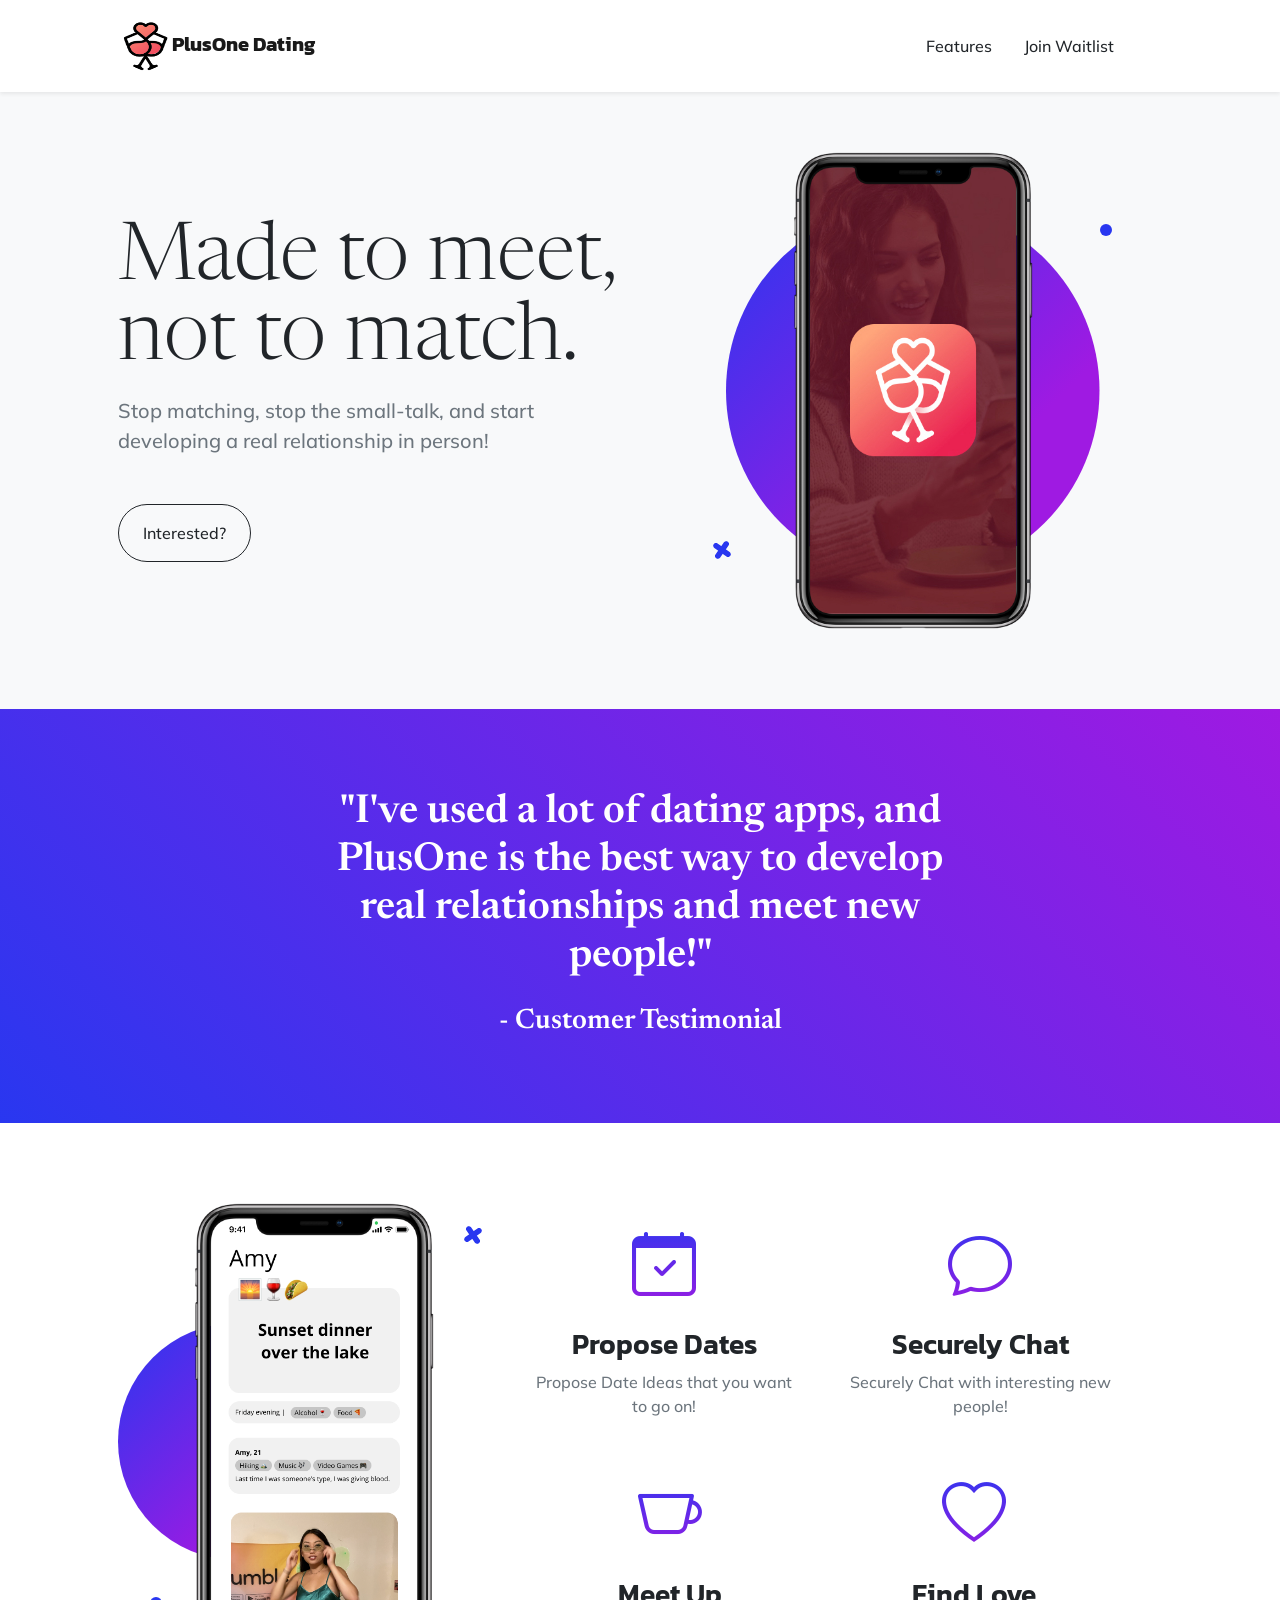
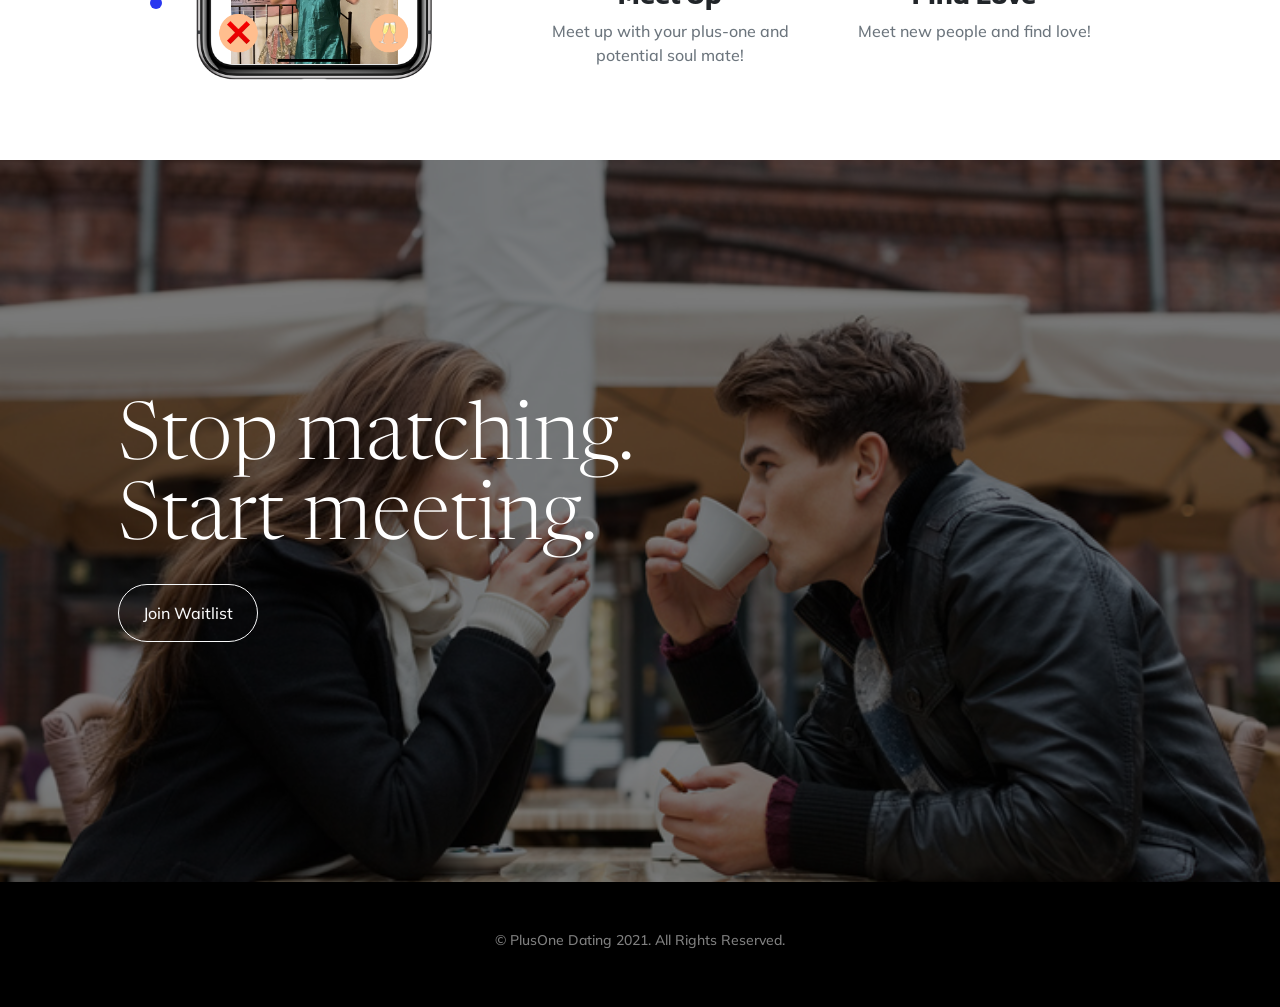
<file: index.html>
<!DOCTYPE html>
<html lang="en">
    <head>
        <meta charset="utf-8" />
        <meta name="viewport" content="width=device-width, initial-scale=1, shrink-to-fit=no" />
        <meta name="description" content="" />
        <meta name="author" content="" />
        <title>PlusOne - Stop Matching. Start Meeting.</title>
        <link rel="icon" type="image/x-icon" href="assets/favicon.ico" />
        <!-- Bootstrap icons-->
        <link href="https://cdn.jsdelivr.net/npm/bootstrap-icons@1.5.0/font/bootstrap-icons.css" rel="stylesheet" />
        <!-- Google fonts-->
        <link rel="preconnect" href="https://fonts.gstatic.com" />
        <link href="https://fonts.googleapis.com/css2?family=Newsreader:ital,wght@0,600;1,600&amp;display=swap" rel="stylesheet" />
        <link href="https://fonts.googleapis.com/css2?family=Mulish:ital,wght@0,300;0,500;0,600;0,700;1,300;1,500;1,600;1,700&amp;display=swap" rel="stylesheet" />
        <link href="https://fonts.googleapis.com/css2?family=Kanit:ital,wght@0,400;1,400&amp;display=swap" rel="stylesheet" />
        <!-- Core theme CSS (includes Bootstrap)-->
        <link href="css/styles.css" rel="stylesheet" />
    </head>
    <body id="page-top">
        <!-- Navigation-->
        <nav class="navbar navbar-expand-lg navbar-light fixed-top shadow-sm" id="mainNav">
            <div class="container px-5">
                <a class="navbar-brand fw-bold" href="#page-top"><img src="assets/img/NavBar.png" height="50" width="50" style="max-width: 100%; max-height: 100%"> </img>PlusOne Dating </a>
                <button class="navbar-toggler" type="button" data-bs-toggle="collapse" data-bs-target="#navbarResponsive" aria-controls="navbarResponsive" aria-expanded="false" aria-label="Toggle navigation">
                    Menu
                    <i class="bi-list"></i>
                </button>
                <div class="collapse navbar-collapse" id="navbarResponsive">
                    <ul class="navbar-nav ms-auto me-4 my-3 my-lg-0">
                        <li class="nav-item"><a class="nav-link me-lg-3" href="#features">Features</a></li>
                        <li class="nav-item"><a class="nav-link me-lg-3" href="#join_waitlist">Join Waitlist</a></li>
                    </ul>
                </div>
            </div>
        </nav>
        <!-- Mashead header-->
        <header class="masthead">
            <div class="container px-5">
                <div class="row gx-5 align-items-center">
                    <div class="col-lg-6">
                        <!-- Mashead text and app badges-->
                        <div class="mb-5 mb-lg-0 text-center text-lg-start">
                            <h1 class="display-1 lh-1 mb-3">Made to meet, not to match.</h1>
                            <p class="lead fw-normal text-muted mb-5">Stop matching, stop the small-talk, and start developing a real relationship in person!</p>
                            <!-- <div class="d-flex flex-column flex-lg-row align-items-center">
                                <a class="me-lg-3 mb-4 mb-lg-0" href="#join_waitlist"><img class="app-badge" src="assets/img/google-play-badge.svg" alt="..." /></a>
                                <a href="#join_waitlist"><img class="app-badge" src="assets/img/app-store-badge.svg" alt="..." /></a>
                            </div> -->
                            <a class="btn btn-outline-dark py-3 px-4 rounded-pill" href="#join_waitlist">Interested?</a>
                        </div>
                    </div>
                    <div class="col-lg-6">
                        <!-- Masthead device mockup feature-->
                        <div class="masthead-device-mockup">
                            <svg class="circle" viewBox="0 0 100 100" xmlns="http://www.w3.org/2000/svg">
                                <defs>
                                    <linearGradient id="circleGradient" gradientTransform="rotate(45)">
                                        <stop class="gradient-start-color" offset="0%"></stop>
                                        <stop class="gradient-end-color" offset="100%"></stop>
                                    </linearGradient>
                                </defs>
                                <circle cx="50" cy="50" r="50"></circle></svg
                            ><svg class="shape-1 d-none d-sm-block" viewBox="0 0 240.83 240.83" xmlns="http://www.w3.org/2000/svg">
                                <rect x="-32.54" y="78.39" width="305.92" height="84.05" rx="42.03" transform="translate(120.42 -49.88) rotate(45)"></rect>
                                <rect x="-32.54" y="78.39" width="305.92" height="84.05" rx="42.03" transform="translate(-49.88 120.42) rotate(-45)"></rect></svg
                            ><svg class="shape-2 d-none d-sm-block" viewBox="0 0 100 100" xmlns="http://www.w3.org/2000/svg"><circle cx="50" cy="50" r="50"></circle></svg>
                            <div class="device-wrapper">
                                <div class="device" data-device="iPhoneX" data-orientation="portrait" data-color="black">
                                    <div class="screen bg-black">
                                        <!-- PUT CONTENTS HERE:-->
                                        <!-- * * This can be a video, image, or just about anything else.-->
                                        <!-- * * Set the max width of your media to 100% and the height to-->
                                        <!-- * * 100% like the demo example below.-->

                                        <!-- <video muted="muted" autoplay="" loop="" style="max-width: 100%; height: 100%"><source src="assets/img/demo-screen.mp4" type="video/mp4" /></video> -->
                                        
                                        <img src="assets/img/AppIconDisplay.png" style="max-width: 100%; height: 100%"> </img>
                                    </div>
                                </div>
                            </div>
                        </div>
                    </div>
                </div>
            </div>
        </header>
        <!-- Quote/testimonial aside-->
        <aside class="text-center bg-gradient-primary-to-secondary">
            <div class="container px-5">
                <div class="row gx-5 justify-content-center">
                    <div class="col-xl-8">
                        <div class="h2 fs-1 text-white mb-4">"I've used a lot of dating apps, and PlusOne is the best way to develop real relationships and meet new people!"</div>
                        <div class="h3 text-white mb-1"> - Customer Testimonial</div>
                        <!-- <img src="assets/img/yc-logo.png" style="height: 5rem; background-color: white" /> -->
                    </div>
                </div>
            </div>
        </aside>
        <!-- App features section-->
        <section id="features">
            <div class="container px-5">
                <div class="row gx-5 align-items-center">
                    <div class="col-lg-8 order-lg-1 mb-5 mb-lg-0">
                        <div class="container-fluid px-5">
                            <div class="row gx-5">
                                <div class="col-md-6 mb-5">
                                    <!-- Feature item-->
                                    <div class="text-center">
                                        <i class="bi-calendar-check icon-feature text-gradient d-block mb-3"></i>
                                        <h3 class="font-alt">Propose Dates</h3>
                                        <p class="text-muted mb-0">Propose Date Ideas that you want to go on!</p>
                                    </div>
                                </div>
                                <div class="col-md-6 mb-5">
                                    <!-- Feature item-->
                                    <div class="text-center">
                                        <i class="bi-chat icon-feature text-gradient d-block mb-3"></i>
                                        <h3 class="font-alt">Securely Chat</h3>
                                        <p class="text-muted mb-0">Securely Chat with interesting new people!</p>
                                    </div>
                                </div>
                            </div>
                            <div class="row">
                                <div class="col-md-6 mb-5 mb-md-0">
                                    <!-- Feature item-->
                                    <div class="text-center">
                                        <i class="bi-cup icon-feature text-gradient d-block mb-3"></i>
                                        <h3 class="font-alt">Meet Up</h3>
                                        <p class="text-muted mb-0">Meet up with your plus-one and potential soul mate!</p>
                                    </div>
                                </div>
                                <div class="col-md-6">
                                    <!-- Feature item-->
                                    <div class="text-center">
                                        <i class="bi-heart icon-feature text-gradient d-block mb-3"></i>
                                        <h3 class="font-alt">Find Love</h3>
                                        <p class="text-muted mb-0">Meet new people and find love!</p>
                                    </div>
                                </div>
                            </div>
                        </div>
                    </div>
                    <div class="col-lg-4 order-lg-0">
                        <!-- Features section device mockup-->
                        <div class="features-device-mockup">
                            <svg class="circle" viewBox="0 0 100 100" xmlns="http://www.w3.org/2000/svg">
                                <defs>
                                    <linearGradient id="circleGradient" gradientTransform="rotate(45)">
                                        <stop class="gradient-start-color" offset="0%"></stop>
                                        <stop class="gradient-end-color" offset="100%"></stop>
                                    </linearGradient>
                                </defs>
                                <circle cx="50" cy="50" r="50"></circle></svg
                            ><svg class="shape-1 d-none d-sm-block" viewBox="0 0 240.83 240.83" xmlns="http://www.w3.org/2000/svg">
                                <rect x="-32.54" y="78.39" width="305.92" height="84.05" rx="42.03" transform="translate(120.42 -49.88) rotate(45)"></rect>
                                <rect x="-32.54" y="78.39" width="305.92" height="84.05" rx="42.03" transform="translate(-49.88 120.42) rotate(-45)"></rect></svg
                            ><svg class="shape-2 d-none d-sm-block" viewBox="0 0 100 100" xmlns="http://www.w3.org/2000/svg"><circle cx="50" cy="50" r="50"></circle></svg>
                            <div class="device-wrapper">
                                <div class="device" data-device="iPhoneX" data-orientation="portrait" data-color="black">
                                    <div class="screen bg-black">
                                        <!-- PUT CONTENTS HERE:-->
                                        <!-- * * This can be a video, image, or just about anything else.-->
                                        <!-- * * Set the max width of your media to 100% and the height to-->
                                        <!-- * * 100% like the demo example below.-->
                                        <!-- <video muted="muted" autoplay="" loop="" style="max-width: 100%; height: 100%"><source src="assets/img/demo-screen.mp4" type="video/mp4" /></video> -->
                                        <img src="assets/img/MainPage.png" style="max-width: 100%; height: 100%"> </img>
                                    </div>
                                </div>
                            </div>
                        </div>
                    </div>
                </div>
            </div>
        </section>
        <!-- Basic features section-->
        <!-- <section class="bg-light">
            <div class="container px-5">
                <div class="row gx-5 align-items-center justify-content-center justify-content-lg-between">
                    <div class="col-12 col-lg-5">
                        <h2 class="display-4 lh-1 mb-4">Enter a new age of web design</h2>
                        <p class="lead fw-normal text-muted mb-5 mb-lg-0">This section is perfect for featuring some information about your application, why it was built, the problem it solves, or anything else! There's plenty of space for text here, so don't worry about writing too much.</p>
                    </div>
                    <div class="col-sm-8 col-md-6">
                        <div class="px-5 px-sm-0"><img class="img-fluid rounded-circle" src="https://source.unsplash.com/u8Jn2rzYIps/900x900" alt="..." /></div>
                    </div>
                </div>
            </div>
        </section> -->
        <!-- Call to action section-->
        <section class="cta" id="join_waitlist">
            <div class="cta-content">
                <div class="container px-5">
                    <h2 class="text-white display-1 lh-1 mb-4">
                        Stop matching.
                        <br />
                        Start meeting.
                    </h2>
                    <a class="btn btn-outline-light py-3 px-4 rounded-pill" href="https://forms.gle/SXr96ZyCTyZemFdu7" target="_blank">Join Waitlist</a>
                </div>
            </div>
        </section>
        <!-- App badge section-->
        <!-- <section class="bg-gradient-primary-to-secondary" id="download">
            <div class="container px-5">
                <h2 class="text-center text-white font-alt mb-4">Get the app now!</h2>
                <div class="d-flex flex-column flex-lg-row align-items-center justify-content-center">
                    <a class="me-lg-3 mb-4 mb-lg-0" href="#!"><img class="app-badge" src="assets/img/google-play-badge.svg" alt="..." /></a>
                    <a href="#!"><img class="app-badge" src="assets/img/app-store-badge.svg" alt="..." /></a>
                </div>
            </div>
        </section> -->
        <!-- Footer-->
        <footer class="bg-black text-center py-5">
            <div class="container px-5">
                <div class="text-white-50 small">
                    <div class="mb-2">&copy; PlusOne Dating 2021. All Rights Reserved.</div>
                    <!-- <a href="#!">Privacy</a>
                    <span class="mx-1">&middot;</span>
                    <a href="#!">Terms</a>
                    <span class="mx-1">&middot;</span>
                    <a href="#!">FAQ</a> -->
                </div>
            </div>
        </footer>
        <!-- Bootstrap core JS-->
        <script src="https://cdn.jsdelivr.net/npm/bootstrap@5.1.3/dist/js/bootstrap.bundle.min.js"></script>
        <!-- Core theme JS-->
        <script src="js/scripts.js"></script>
    </body>
</html>
</file>
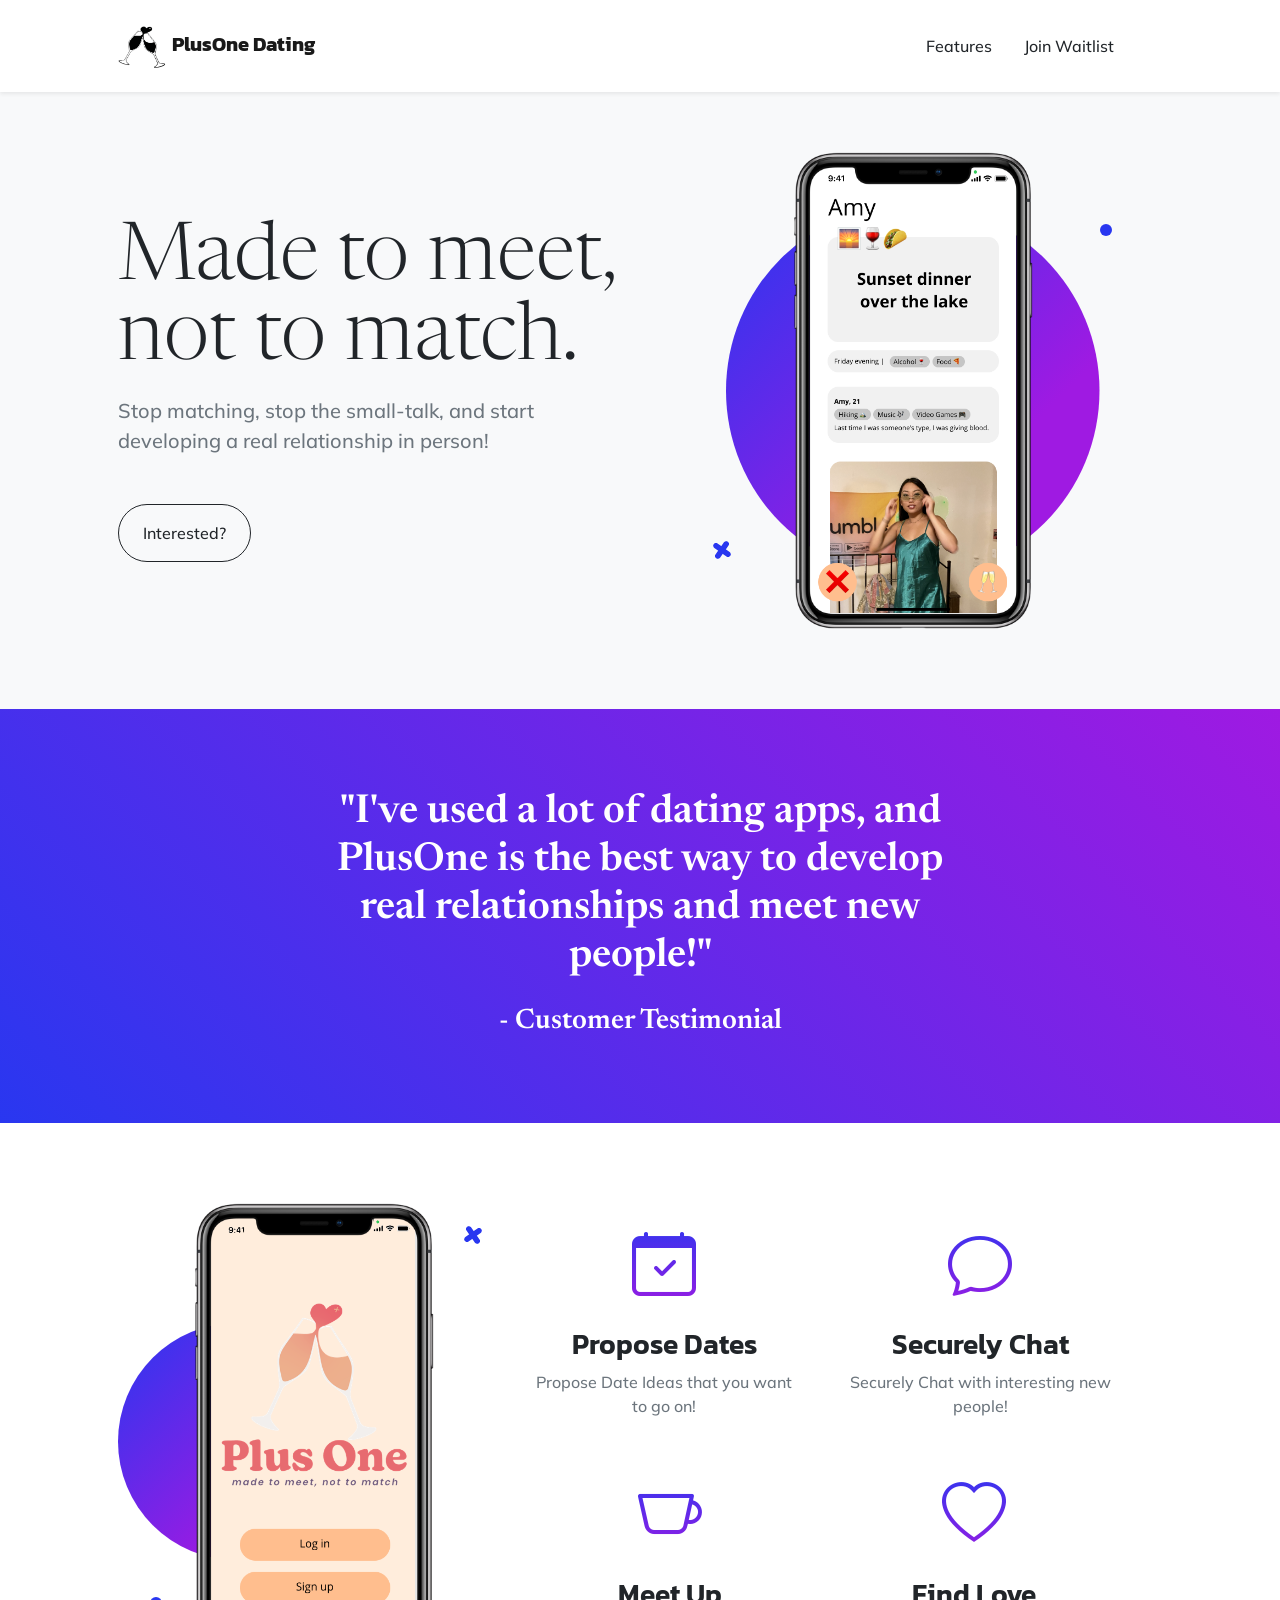
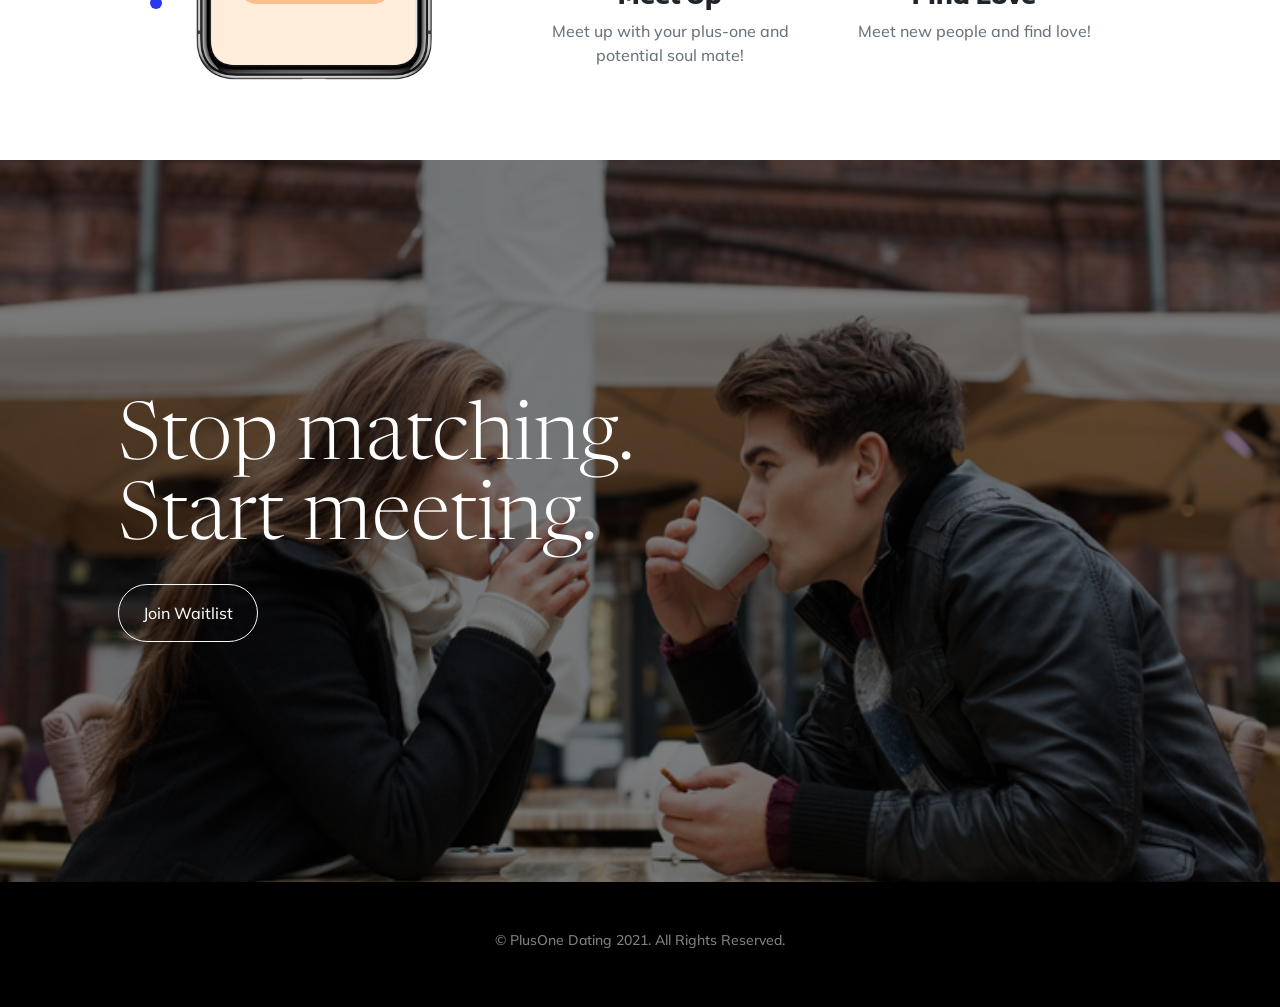
<file: src/index.html>
<!DOCTYPE html>
<html lang="en">
    <head>
        <meta charset="utf-8" />
        <meta name="viewport" content="width=device-width, initial-scale=1, shrink-to-fit=no" />
        <meta name="description" content="" />
        <meta name="author" content="" />
        <title>PlusOne Dating - Stop Matching. Start Meeting.</title>
        <link rel="icon" type="image/x-icon" href="assets/favicon.ico" />
        <!-- Bootstrap icons-->
        <link href="https://cdn.jsdelivr.net/npm/bootstrap-icons@1.5.0/font/bootstrap-icons.css" rel="stylesheet" />
        <!-- Google fonts-->
        <link rel="preconnect" href="https://fonts.gstatic.com" />
        <link href="https://fonts.googleapis.com/css2?family=Newsreader:ital,wght@0,600;1,600&amp;display=swap" rel="stylesheet" />
        <link href="https://fonts.googleapis.com/css2?family=Mulish:ital,wght@0,300;0,500;0,600;0,700;1,300;1,500;1,600;1,700&amp;display=swap" rel="stylesheet" />
        <link href="https://fonts.googleapis.com/css2?family=Kanit:ital,wght@0,400;1,400&amp;display=swap" rel="stylesheet" />
        <!-- Core theme CSS (includes Bootstrap)-->
        <link href="css/styles.css" rel="stylesheet" />
    </head>
    <body id="page-top">
        <!-- Navigation-->
        <nav class="navbar navbar-expand-lg navbar-light fixed-top shadow-sm" id="mainNav">
            <div class="container px-5">
                <a class="navbar-brand fw-bold" href="#page-top"><img src="assets/img/BlackWhiteLogo.png" height="50" width="50" style="max-width: 100%; max-height: 100%"> </img>PlusOne Dating </a>
                <button class="navbar-toggler" type="button" data-bs-toggle="collapse" data-bs-target="#navbarResponsive" aria-controls="navbarResponsive" aria-expanded="false" aria-label="Toggle navigation">
                    Menu
                    <i class="bi-list"></i>
                </button>
                <div class="collapse navbar-collapse" id="navbarResponsive">
                    <ul class="navbar-nav ms-auto me-4 my-3 my-lg-0">
                        <li class="nav-item"><a class="nav-link me-lg-3" href="#features">Features</a></li>
                        <li class="nav-item"><a class="nav-link me-lg-3" href="#join_waitlist">Join Waitlist</a></li>
                    </ul>
                </div>
            </div>
        </nav>
        <!-- Mashead header-->
        <header class="masthead">
            <div class="container px-5">
                <div class="row gx-5 align-items-center">
                    <div class="col-lg-6">
                        <!-- Mashead text and app badges-->
                        <div class="mb-5 mb-lg-0 text-center text-lg-start">
                            <h1 class="display-1 lh-1 mb-3">Made to meet, not to match.</h1>
                            <p class="lead fw-normal text-muted mb-5">Stop matching, stop the small-talk, and start developing a real relationship in person!</p>
                            <!-- <div class="d-flex flex-column flex-lg-row align-items-center">
                                <a class="me-lg-3 mb-4 mb-lg-0" href="#!"><img class="app-badge" src="assets/img/google-play-badge.svg" alt="..." /></a>
                                <a href="#!"><img class="app-badge" src="assets/img/app-store-badge.svg" alt="..." /></a>
                            </div> -->
                            <a class="btn btn-outline-dark py-3 px-4 rounded-pill" href="#join_waitlist">Interested?</a>
                        </div>
                    </div>
                    <div class="col-lg-6">
                        <!-- Masthead device mockup feature-->
                        <div class="masthead-device-mockup">
                            <svg class="circle" viewBox="0 0 100 100" xmlns="http://www.w3.org/2000/svg">
                                <defs>
                                    <linearGradient id="circleGradient" gradientTransform="rotate(45)">
                                        <stop class="gradient-start-color" offset="0%"></stop>
                                        <stop class="gradient-end-color" offset="100%"></stop>
                                    </linearGradient>
                                </defs>
                                <circle cx="50" cy="50" r="50"></circle></svg
                            ><svg class="shape-1 d-none d-sm-block" viewBox="0 0 240.83 240.83" xmlns="http://www.w3.org/2000/svg">
                                <rect x="-32.54" y="78.39" width="305.92" height="84.05" rx="42.03" transform="translate(120.42 -49.88) rotate(45)"></rect>
                                <rect x="-32.54" y="78.39" width="305.92" height="84.05" rx="42.03" transform="translate(-49.88 120.42) rotate(-45)"></rect></svg
                            ><svg class="shape-2 d-none d-sm-block" viewBox="0 0 100 100" xmlns="http://www.w3.org/2000/svg"><circle cx="50" cy="50" r="50"></circle></svg>
                            <div class="device-wrapper">
                                <div class="device" data-device="iPhoneX" data-orientation="portrait" data-color="black">
                                    <div class="screen bg-black">
                                        <!-- PUT CONTENTS HERE:-->
                                        <!-- * * This can be a video, image, or just about anything else.-->
                                        <!-- * * Set the max width of your media to 100% and the height to-->
                                        <!-- * * 100% like the demo example below.-->
                                        <!-- <video muted="muted" autoplay="" loop="" style="max-width: 100%; height: 100%"><source src="assets/img/demo-screen.mp4" type="video/mp4" /></video> -->
                                        <img src="assets/img/MainPage.png" style="max-width: 100%; height: 100%"> </img>
                                    </div>
                                </div>
                            </div>
                        </div>
                    </div>
                </div>
            </div>
        </header>
        <!-- Quote/testimonial aside-->
        <aside class="text-center bg-gradient-primary-to-secondary">
            <div class="container px-5">
                <div class="row gx-5 justify-content-center">
                    <div class="col-xl-8">
                        <div class="h2 fs-1 text-white mb-4">"I've used a lot of dating apps, and PlusOne is the best way to develop real relationships and meet new people!"</div>
                        <div class="h3 text-white mb-1"> - Customer Testimonial</div>
                        <!-- <img src="assets/img/yc-logo.png" style="height: 5rem; background-color: white" /> -->
                    </div>
                </div>
            </div>
        </aside>
        <!-- App features section-->
        <section id="features">
            <div class="container px-5">
                <div class="row gx-5 align-items-center">
                    <div class="col-lg-8 order-lg-1 mb-5 mb-lg-0">
                        <div class="container-fluid px-5">
                            <div class="row gx-5">
                                <div class="col-md-6 mb-5">
                                    <!-- Feature item-->
                                    <div class="text-center">
                                        <i class="bi-calendar-check icon-feature text-gradient d-block mb-3"></i>
                                        <h3 class="font-alt">Propose Dates</h3>
                                        <p class="text-muted mb-0">Propose Date Ideas that you want to go on!</p>
                                    </div>
                                </div>
                                <div class="col-md-6 mb-5">
                                    <!-- Feature item-->
                                    <div class="text-center">
                                        <i class="bi-chat icon-feature text-gradient d-block mb-3"></i>
                                        <h3 class="font-alt">Securely Chat</h3>
                                        <p class="text-muted mb-0">Securely Chat with interesting new people!</p>
                                    </div>
                                </div>
                            </div>
                            <div class="row">
                                <div class="col-md-6 mb-5 mb-md-0">
                                    <!-- Feature item-->
                                    <div class="text-center">
                                        <i class="bi-cup icon-feature text-gradient d-block mb-3"></i>
                                        <h3 class="font-alt">Meet Up</h3>
                                        <p class="text-muted mb-0">Meet up with your plus-one and potential soul mate!</p>
                                    </div>
                                </div>
                                <div class="col-md-6">
                                    <!-- Feature item-->
                                    <div class="text-center">
                                        <i class="bi-heart icon-feature text-gradient d-block mb-3"></i>
                                        <h3 class="font-alt">Find Love</h3>
                                        <p class="text-muted mb-0">Meet new people and find love!</p>
                                    </div>
                                </div>
                            </div>
                        </div>
                    </div>
                    <div class="col-lg-4 order-lg-0">
                        <!-- Features section device mockup-->
                        <div class="features-device-mockup">
                            <svg class="circle" viewBox="0 0 100 100" xmlns="http://www.w3.org/2000/svg">
                                <defs>
                                    <linearGradient id="circleGradient" gradientTransform="rotate(45)">
                                        <stop class="gradient-start-color" offset="0%"></stop>
                                        <stop class="gradient-end-color" offset="100%"></stop>
                                    </linearGradient>
                                </defs>
                                <circle cx="50" cy="50" r="50"></circle></svg
                            ><svg class="shape-1 d-none d-sm-block" viewBox="0 0 240.83 240.83" xmlns="http://www.w3.org/2000/svg">
                                <rect x="-32.54" y="78.39" width="305.92" height="84.05" rx="42.03" transform="translate(120.42 -49.88) rotate(45)"></rect>
                                <rect x="-32.54" y="78.39" width="305.92" height="84.05" rx="42.03" transform="translate(-49.88 120.42) rotate(-45)"></rect></svg
                            ><svg class="shape-2 d-none d-sm-block" viewBox="0 0 100 100" xmlns="http://www.w3.org/2000/svg"><circle cx="50" cy="50" r="50"></circle></svg>
                            <div class="device-wrapper">
                                <div class="device" data-device="iPhoneX" data-orientation="portrait" data-color="black">
                                    <div class="screen bg-black">
                                        <!-- PUT CONTENTS HERE:-->
                                        <!-- * * This can be a video, image, or just about anything else.-->
                                        <!-- * * Set the max width of your media to 100% and the height to-->
                                        <!-- * * 100% like the demo example below.-->
                                        <!-- <video muted="muted" autoplay="" loop="" style="max-width: 100%; height: 100%"><source src="assets/img/demo-screen.mp4" type="video/mp4" /></video> -->
                                        <img src="assets/img/SignUpPage.png" style="max-width: 100%; height: 100%"> </img>
                                    </div>
                                </div>
                            </div>
                        </div>
                    </div>
                </div>
            </div>
        </section>
        <!-- Basic features section-->
        <!-- <section class="bg-light">
            <div class="container px-5">
                <div class="row gx-5 align-items-center justify-content-center justify-content-lg-between">
                    <div class="col-12 col-lg-5">
                        <h2 class="display-4 lh-1 mb-4">Enter a new age of web design</h2>
                        <p class="lead fw-normal text-muted mb-5 mb-lg-0">This section is perfect for featuring some information about your application, why it was built, the problem it solves, or anything else! There's plenty of space for text here, so don't worry about writing too much.</p>
                    </div>
                    <div class="col-sm-8 col-md-6">
                        <div class="px-5 px-sm-0"><img class="img-fluid rounded-circle" src="https://source.unsplash.com/u8Jn2rzYIps/900x900" alt="..." /></div>
                    </div>
                </div>
            </div>
        </section> -->
        <!-- Call to action section-->
        <section class="cta" id="join_waitlist">
            <div class="cta-content">
                <div class="container px-5">
                    <h2 class="text-white display-1 lh-1 mb-4">
                        Stop matching.
                        <br />
                        Start meeting.
                    </h2>
                    <a class="btn btn-outline-light py-3 px-4 rounded-pill" href="https://forms.gle/SXr96ZyCTyZemFdu7" target="_blank">Join Waitlist</a>
                </div>
            </div>
        </section>
        <!-- App badge section-->
        <!-- <section class="bg-gradient-primary-to-secondary" id="download">
            <div class="container px-5">
                <h2 class="text-center text-white font-alt mb-4">Get the app now!</h2>
                <div class="d-flex flex-column flex-lg-row align-items-center justify-content-center">
                    <a class="me-lg-3 mb-4 mb-lg-0" href="#!"><img class="app-badge" src="assets/img/google-play-badge.svg" alt="..." /></a>
                    <a href="#!"><img class="app-badge" src="assets/img/app-store-badge.svg" alt="..." /></a>
                </div>
            </div>
        </section> -->
        <!-- Footer-->
        <footer class="bg-black text-center py-5">
            <div class="container px-5">
                <div class="text-white-50 small">
                    <div class="mb-2">&copy; PlusOne Dating 2021. All Rights Reserved.</div>
                    <!-- <a href="#!">Privacy</a>
                    <span class="mx-1">&middot;</span>
                    <a href="#!">Terms</a>
                    <span class="mx-1">&middot;</span>
                    <a href="#!">FAQ</a> -->
                </div>
            </div>
        </footer>
        <!-- Bootstrap core JS-->
        <script src="https://cdn.jsdelivr.net/npm/bootstrap@5.1.3/dist/js/bootstrap.bundle.min.js"></script>
        <!-- Core theme JS-->
        <script src="js/scripts.js"></script>
    </body>
</html>
</file>
